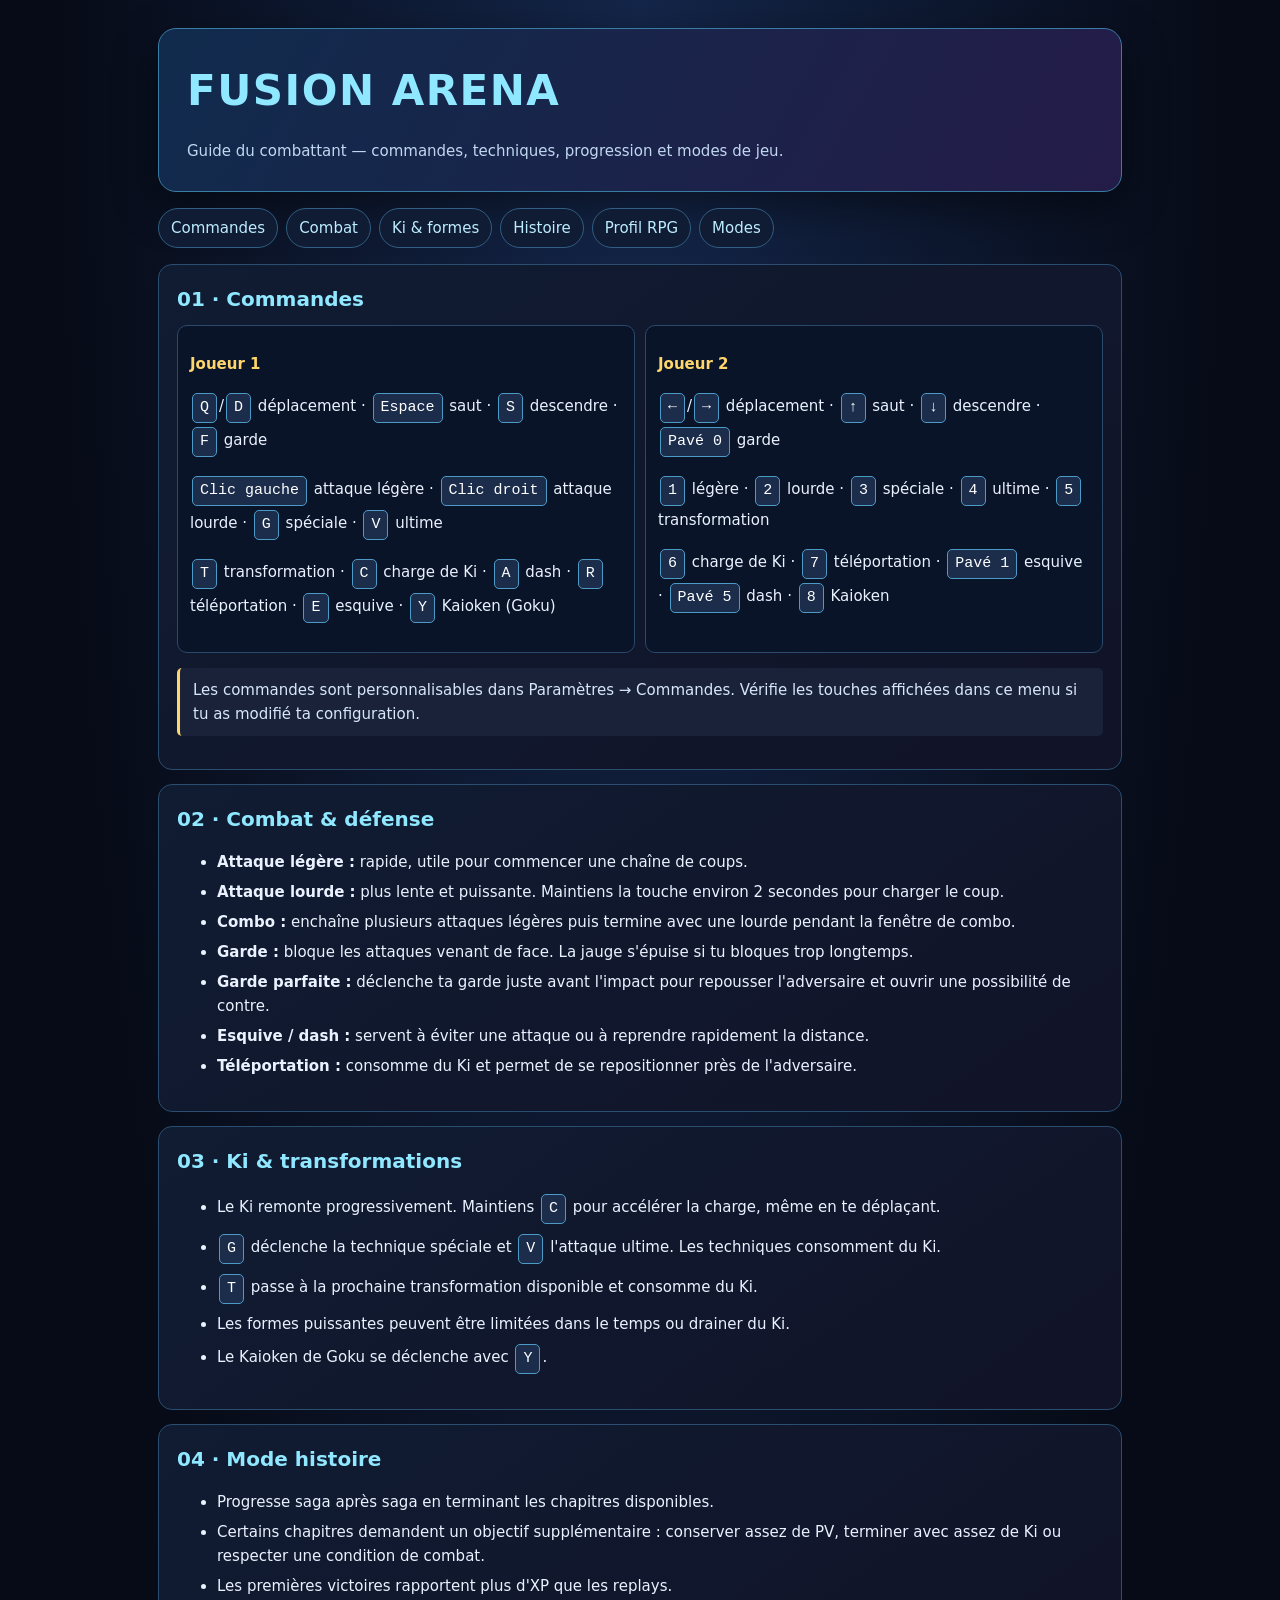
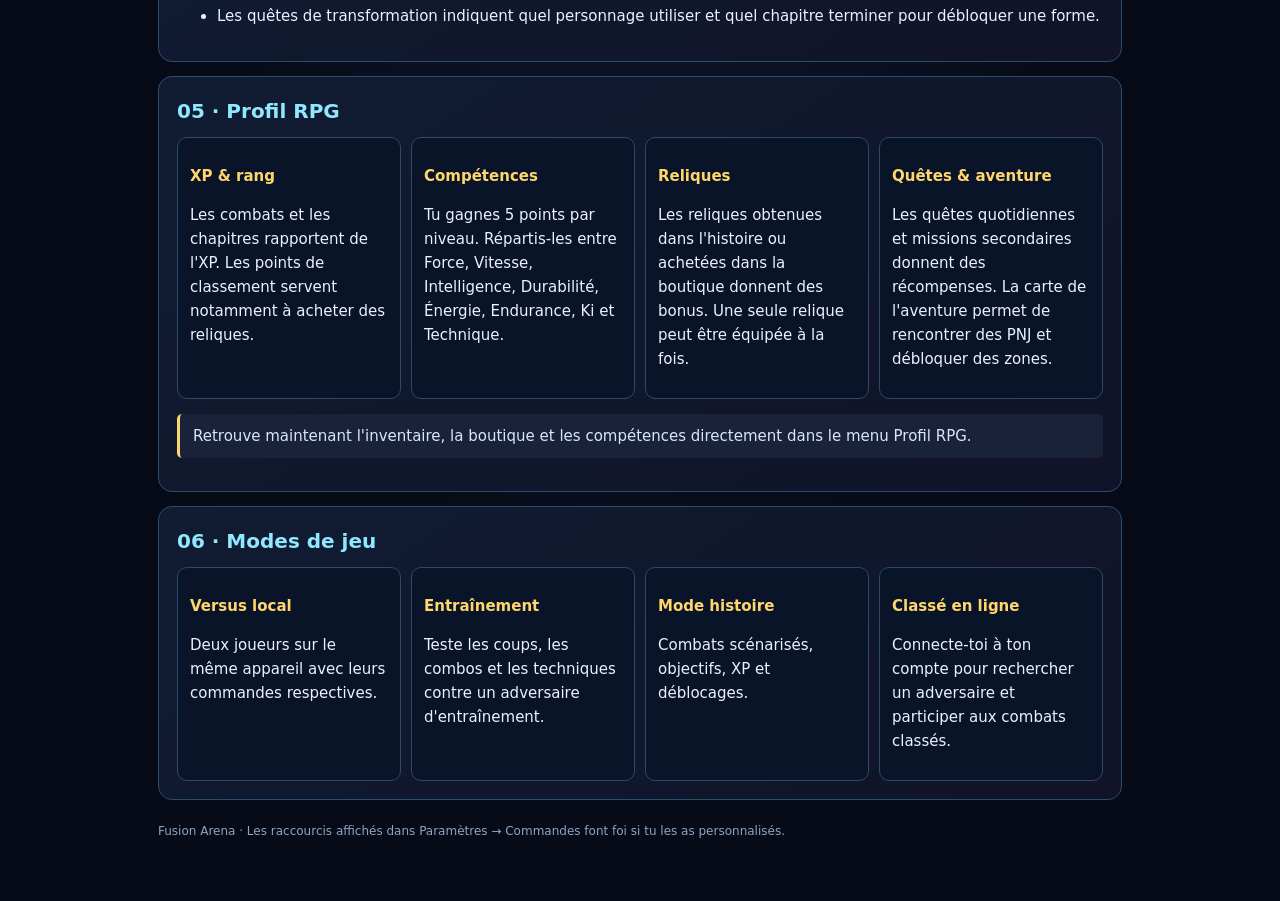
<file: guide.html>
<!doctype html><html lang="fr"><head><meta charset="utf-8"><meta name="viewport" content="width=device-width,initial-scale=1"><title>Fusion Arena — Guide</title><style>
*{box-sizing:border-box}body{margin:0;background:radial-gradient(ellipse at top,#14264a,#070b17 65%);color:#eaf2ff;font:15px/1.6 system-ui,sans-serif}main{max-width:1000px;margin:auto;padding:28px 18px 60px}header{padding:28px;border:1px solid #397ca4;border-radius:18px;background:linear-gradient(120deg,#102b4d,#241c48);box-shadow:0 15px 45px #0007}h1{margin:0;color:#8fe8ff;letter-spacing:1.5px;font-size:clamp(25px,5vw,42px)}header p{color:#c1d7f1;margin-bottom:0}.nav{display:flex;gap:8px;flex-wrap:wrap;margin:16px 0}.nav a{color:#bcecff;text-decoration:none;padding:7px 12px;border:1px solid #315d83;border-radius:30px;background:#101c33}.nav a:hover{background:#16476a}section{margin:14px 0;padding:18px;border:1px solid #294e70;border-radius:14px;background:linear-gradient(145deg,#101c32,#111328)}h2{margin:0 0 10px;color:#8fe8ff;font-size:20px}h3{margin:14px 0 5px;color:#ffd66b;font-size:15px}.grid{display:grid;grid-template-columns:repeat(auto-fit,minmax(220px,1fr));gap:10px}.card{padding:12px;border-radius:10px;background:#0a1428;border:1px solid #2b496a}kbd{display:inline-block;background:#1c2d4c;border:1px solid #4c9bc6;border-radius:5px;padding:2px 7px;margin:2px;color:#fff}li{margin:6px 0}.note{padding:10px 13px;border-left:3px solid #ffd66b;background:#192239;color:#d8e7f8;border-radius:5px}.muted{color:#9db3d0}footer{margin-top:22px;color:#8ca5c3;font-size:12px}@media(max-width:600px){main{padding:14px}section{padding:14px}}
</style></head><body><main><header><h1>FUSION ARENA</h1><p>Guide du combattant — commandes, techniques, progression et modes de jeu.</p></header>
<nav class="nav"><a href="#commandes">Commandes</a><a href="#combat">Combat</a><a href="#ki">Ki & formes</a><a href="#histoire">Histoire</a><a href="#rpg">Profil RPG</a><a href="#modes">Modes</a></nav>
<section id="commandes"><h2>01 · Commandes</h2><div class="grid"><article class="card"><h3>Joueur 1</h3><p><kbd>Q</kbd>/<kbd>D</kbd> déplacement · <kbd>Espace</kbd> saut · <kbd>S</kbd> descendre · <kbd>F</kbd> garde</p><p><kbd>Clic gauche</kbd> attaque légère · <kbd>Clic droit</kbd> attaque lourde · <kbd>G</kbd> spéciale · <kbd>V</kbd> ultime</p><p><kbd>T</kbd> transformation · <kbd>C</kbd> charge de Ki · <kbd>A</kbd> dash · <kbd>R</kbd> téléportation · <kbd>E</kbd> esquive · <kbd>Y</kbd> Kaioken (Goku)</p></article><article class="card"><h3>Joueur 2</h3><p><kbd>←</kbd>/<kbd>→</kbd> déplacement · <kbd>↑</kbd> saut · <kbd>↓</kbd> descendre · <kbd>Pavé 0</kbd> garde</p><p><kbd>1</kbd> légère · <kbd>2</kbd> lourde · <kbd>3</kbd> spéciale · <kbd>4</kbd> ultime · <kbd>5</kbd> transformation</p><p><kbd>6</kbd> charge de Ki · <kbd>7</kbd> téléportation · <kbd>Pavé 1</kbd> esquive · <kbd>Pavé 5</kbd> dash · <kbd>8</kbd> Kaioken</p></article></div><p class="note">Les commandes sont personnalisables dans Paramètres → Commandes. Vérifie les touches affichées dans ce menu si tu as modifié ta configuration.</p></section>
<section id="combat"><h2>02 · Combat & défense</h2><ul><li><b>Attaque légère :</b> rapide, utile pour commencer une chaîne de coups.</li><li><b>Attaque lourde :</b> plus lente et puissante. Maintiens la touche environ 2 secondes pour charger le coup.</li><li><b>Combo :</b> enchaîne plusieurs attaques légères puis termine avec une lourde pendant la fenêtre de combo.</li><li><b>Garde :</b> bloque les attaques venant de face. La jauge s'épuise si tu bloques trop longtemps.</li><li><b>Garde parfaite :</b> déclenche ta garde juste avant l'impact pour repousser l'adversaire et ouvrir une possibilité de contre.</li><li><b>Esquive / dash :</b> servent à éviter une attaque ou à reprendre rapidement la distance.</li><li><b>Téléportation :</b> consomme du Ki et permet de se repositionner près de l'adversaire.</li></ul></section>
<section id="ki"><h2>03 · Ki & transformations</h2><ul><li>Le Ki remonte progressivement. Maintiens <kbd>C</kbd> pour accélérer la charge, même en te déplaçant.</li><li><kbd>G</kbd> déclenche la technique spéciale et <kbd>V</kbd> l'attaque ultime. Les techniques consomment du Ki.</li><li><kbd>T</kbd> passe à la prochaine transformation disponible et consomme du Ki.</li><li>Les formes puissantes peuvent être limitées dans le temps ou drainer du Ki.</li><li>Le Kaioken de Goku se déclenche avec <kbd>Y</kbd>.</li></ul></section>
<section id="histoire"><h2>04 · Mode histoire</h2><ul><li>Progresse saga après saga en terminant les chapitres disponibles.</li><li>Certains chapitres demandent un objectif supplémentaire : conserver assez de PV, terminer avec assez de Ki ou respecter une condition de combat.</li><li>Les premières victoires rapportent plus d'XP que les replays.</li><li>Les quêtes de transformation indiquent quel personnage utiliser et quel chapitre terminer pour débloquer une forme.</li></ul></section>
<section id="rpg"><h2>05 · Profil RPG</h2><div class="grid"><article class="card"><h3>XP & rang</h3><p>Les combats et les chapitres rapportent de l'XP. Les points de classement servent notamment à acheter des reliques.</p></article><article class="card"><h3>Compétences</h3><p>Tu gagnes 5 points par niveau. Répartis-les entre Force, Vitesse, Intelligence, Durabilité, Énergie, Endurance, Ki et Technique.</p></article><article class="card"><h3>Reliques</h3><p>Les reliques obtenues dans l'histoire ou achetées dans la boutique donnent des bonus. Une seule relique peut être équipée à la fois.</p></article><article class="card"><h3>Quêtes & aventure</h3><p>Les quêtes quotidiennes et missions secondaires donnent des récompenses. La carte de l'aventure permet de rencontrer des PNJ et débloquer des zones.</p></article></div><p class="note">Retrouve maintenant l'inventaire, la boutique et les compétences directement dans le menu Profil RPG.</p></section>
<section id="modes"><h2>06 · Modes de jeu</h2><div class="grid"><article class="card"><h3>Versus local</h3><p>Deux joueurs sur le même appareil avec leurs commandes respectives.</p></article><article class="card"><h3>Entraînement</h3><p>Teste les coups, les combos et les techniques contre un adversaire d'entraînement.</p></article><article class="card"><h3>Mode histoire</h3><p>Combats scénarisés, objectifs, XP et déblocages.</p></article><article class="card"><h3>Classé en ligne</h3><p>Connecte-toi à ton compte pour rechercher un adversaire et participer aux combats classés.</p></article></div></section>
<footer>Fusion Arena · Les raccourcis affichés dans Paramètres → Commandes font foi si tu les as personnalisés.</footer></main></body></html>
</file>
